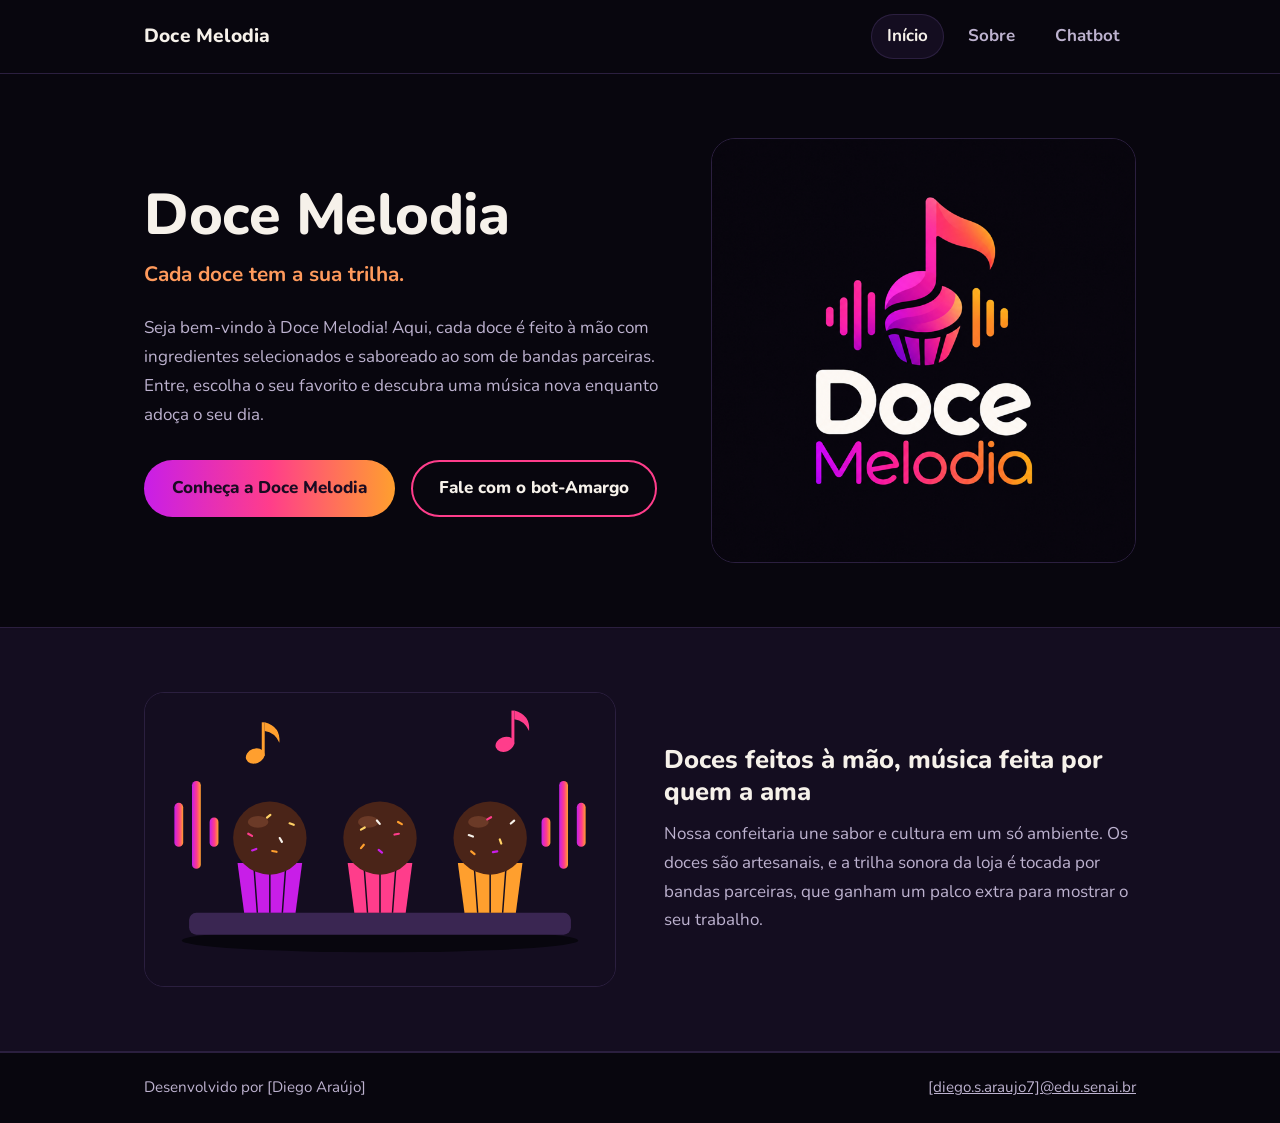
<file: index.html>
<!DOCTYPE html>
<html lang="pt-BR">
<head>
<meta charset="UTF-8">
<meta name="viewport" content="width=device-width, initial-scale=1">
<title>Doce Melodia | Confeitaria artesanal com trilha sonora</title>
<meta name="description" content="Doce Melodia: doces artesanais e música de bandas parceiras no mesmo lugar.">
<link rel="preconnect" href="https://fonts.googleapis.com">
<link rel="preconnect" href="https://fonts.gstatic.com" crossorigin>
<link href="https://fonts.googleapis.com/css2?family=Nunito:wght@400;700;800&display=swap" rel="stylesheet">
<link rel="stylesheet" href="style.css">
</head>
<body>
<header class="topbar">
  <div class="wrap">
    <a class="brand" href="index.html">Doce Melodia</a>
    <nav aria-label="Navegação principal">
      <ul>
        <li><a href="index.html" aria-current="page">Início</a></li>
        <li><a href="sobre.html">Sobre</a></li>
        <li><a href="htmlChatEmpresa.html">Chatbot</a></li>
      </ul>
    </nav>
  </div>
</header>

<main>
  <section class="wrap hero">
    <div>
      <h1>Doce Melodia</h1>
      <p class="slogan">Cada doce tem a sua trilha.</p>
      <p class="lead">Seja bem-vindo à Doce Melodia! Aqui, cada doce é feito à mão com ingredientes selecionados e saboreado ao som de bandas parceiras. Entre, escolha o seu favorito e descubra uma música nova enquanto adoça o seu dia.</p>
      <a class="btn" href="sobre.html">Conheça a Doce Melodia</a>
      <a class="btn-sec" href="htmlChatEmpresa.html">Fale com o bot-Amargo</a>
    </div>
    <div class="logo-card">
      <img src="logo.png" alt="Logotipo da Doce Melodia: um cupcake cuja haste forma uma nota musical, com barras de som nas laterais" width="700" height="700">
    </div>
  </section>

  <section class="band">
    <div class="wrap split">
      <img src="doces.svg" alt="Três brigadeiros artesanais em forminhas coloridas, com notas musicais ao fundo" width="640" height="400">
      <div>
        <h2>Doces feitos à mão, música feita por quem a ama</h2>
        <p>Nossa confeitaria une sabor e cultura em um só ambiente. Os doces são artesanais, e a trilha sonora da loja é tocada por bandas parceiras, que ganham um palco extra para mostrar o seu trabalho.</p>
      </div>
    </div>
  </section>
</main>

<footer>
  <div class="wrap">
    <span>Desenvolvido por [Diego Araújo]</span>
    <a href="mailto:[diego.s.araujo7]@edu.senai.br">[diego.s.araujo7]@edu.senai.br</a>
  </div>
</footer>
</body>
</html>
</file>
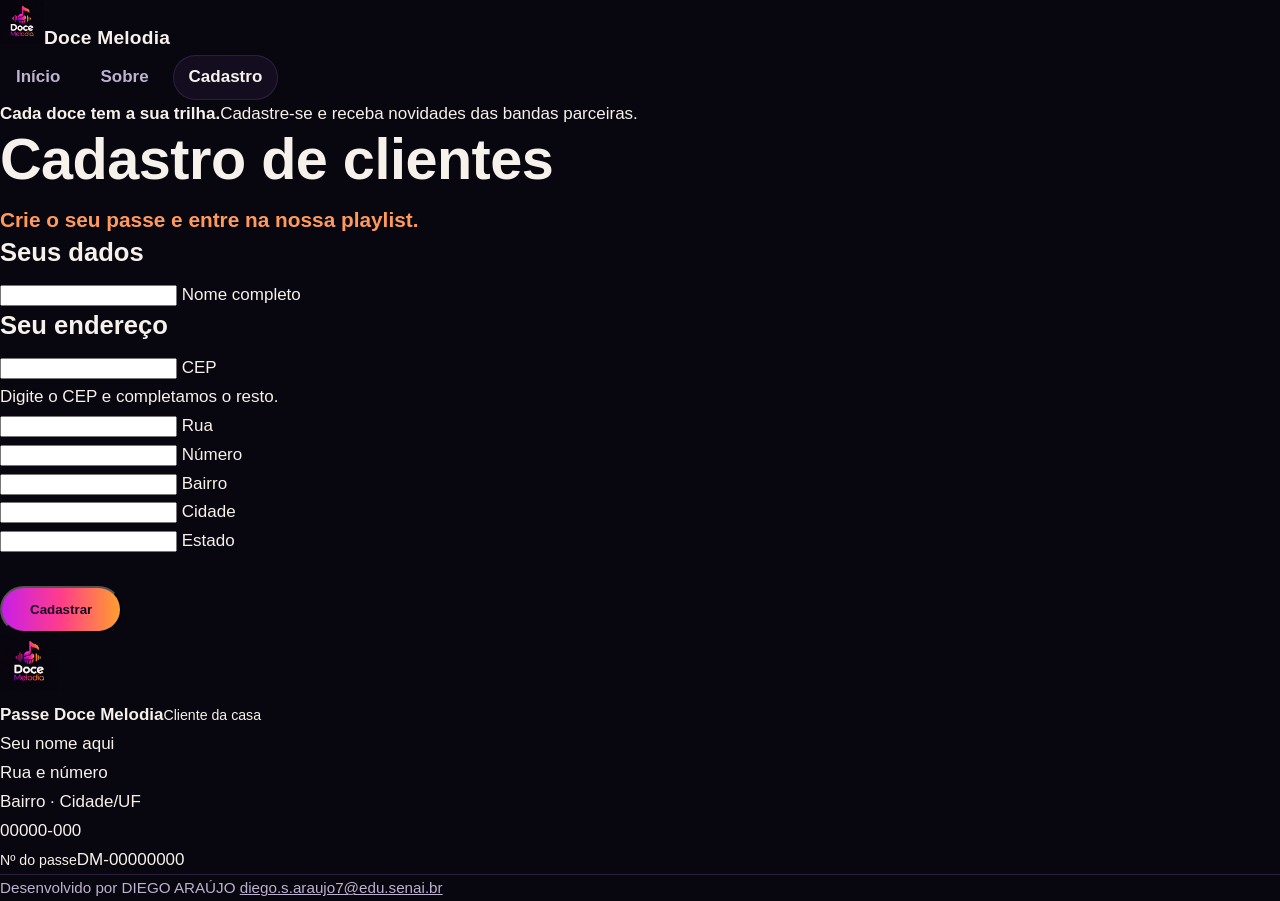
<file: cadastro.html>
<!DOCTYPE html>
<html lang="pt-BR">
<head>
    <meta charset="UTF-8">
    <meta name="viewport" content="width=device-width, initial-scale=1">
    <title>Cadastro | Doce Melodia</title>
    <meta name="description" content="Cadastre-se na Doce Melodia. O endereço é preenchido automaticamente a partir do CEP.">
    <link rel="preconnect" href="https://fonts.googleapis.com">
    <link rel="preconnect" href="https://fonts.gstatic.com" crossorigin>
    <link href="https://fonts.googleapis.com/css2?family=Inter:wght@400;600;700;800;900&display=swap" rel="stylesheet">
    <link rel="stylesheet" href="style.css">
</head>
<body>
    <aside class="side">
        <a class="brand" href="index.html"><img src="logo.png" alt="" width="44" height="44"><span>Doce Melodia</span></a>
        <nav aria-label="Navegação principal">
            <ul>
                <li><a href="index.html">Início</a></li>
                <li><a href="sobre.html">Sobre</a></li>
                <li><a href="cadastro.html" aria-current="page">Cadastro</a></li>
            </ul>
        </nav>
        <div class="tip"><strong>Cada doce tem a sua trilha.</strong>Cadastre-se e receba novidades das bandas parceiras.</div>
    </aside>
    <div class="panel">
        <main>
            <section class="reg">
                <div class="reg-top">
                    <h1>Cadastro de clientes</h1>
                    <p class="slogan">Crie o seu passe e entre na nossa playlist.</p>
                </div>
                <div class="reg-grid">
                    <form id="form" novalidate>
                        <h2 class="grp">Seus dados</h2>
                        <div class="f">
                            <input id="nome" name="nome" type="text" autocomplete="name" placeholder=" " required>
                            <label for="nome">Nome completo</label>
                        </div>
                        <h2 class="grp">Seu endereço</h2>
                        <div class="f s3" id="cep-box">
                            <input id="cep" name="cep" type="text" inputmode="numeric" autocomplete="postal-code" placeholder=" " maxlength="9" required>
                            <label for="cep">CEP</label>
                        </div>
                        <p class="hint" id="cep-hint" role="status" aria-live="polite">Digite o CEP e completamos o resto.</p>
                        <div class="f s4">
                            <input id="rua" name="rua" type="text" autocomplete="address-line1" placeholder=" " required>
                            <label for="rua">Rua</label>
                        </div>
                        <div class="f s2 n">
                            <input id="numero" name="numero" type="text" inputmode="numeric" placeholder=" " required>
                            <label for="numero">Número</label>
                        </div>
                        <div class="f s3">
                            <input id="bairro" name="bairro" type="text" placeholder=" " required>
                            <label for="bairro">Bairro</label>
                        </div>
                        <div class="f s3 c">
                            <input id="cidade" name="cidade" type="text" autocomplete="address-level2" placeholder=" " required>
                            <label for="cidade">Cidade</label>
                        </div>
                        <div class="f s2 u">
                            <input id="estado" name="estado" type="text" maxlength="2" autocomplete="address-level1" placeholder=" " required>
                            <label for="estado">Estado</label>
                        </div>
                        <button class="btn" type="submit">Cadastrar</button>
                        <div class="done" id="done" hidden role="status"></div>
                    </form>

                    <div class="pass" id="pass" aria-hidden="true">
                        <div class="pass-in">
                            <div class="pass-head">
                                <img src="logo.png" alt="" width="58" height="58">
                                <div><b>Passe Doce Melodia</b><small>Cliente da casa</small></div>
                                <div class="eq"><i></i><i></i><i></i><i></i><i></i></div>
                            </div>
                            <div class="pass-name" id="pv-nome">Seu nome aqui</div>
                            <div class="pass-line" id="pv-rua">Rua e número</div>
                            <div class="pass-line" id="pv-cidade">Bairro · Cidade/UF</div>
                            <div class="pass-line" id="pv-cep">00000-000</div>
                            <div class="cut"></div>
                            <div class="pass-foot">
                                <div class="bar"></div>
                                <div class="serial" id="pv-serial"><small>Nº do passe</small>DM-00000000</div>
                            </div>
                        </div>
                    </div>
                </div>
            </section>
        </main>
    <footer>
        <span>Desenvolvido por DIEGO ARAÚJO</span>
        <a href="mailto:diego.s.araujo7@edu.senai.br">diego.s.araujo7@edu.senai.br</a>
    </footer>
    </div>
<script>
const $ = id => document.getElementById(id);
const cep = $('cep'), hint = $('cep-hint'), box = $('cep-box'), pass = $('pass');
const DICA = 'Digite o CEP e completamos o resto.';
const setHint = (t, c = '') => { hint.textContent = t; hint.className = 'hint ' + c; };

function preview() {
    const rua = $('rua').value.trim(), num = $('numero').value.trim();
    const b = $('bairro').value.trim(), c = $('cidade').value.trim(), u = $('estado').value.trim();
    $('pv-nome').textContent = $('nome').value.trim() || 'Seu nome aqui';
    $('pv-rua').textContent = rua ? rua + (num ? ', ' + num : '') : 'Rua e número';
    $('pv-cidade').textContent = [b, c && u ? c + '/' + u : c || u].filter(Boolean).join(' · ') || 'Bairro · Cidade/UF';
    $('pv-cep').textContent = cep.value || '00000-000';
    $('pv-serial').innerHTML = '<small>Nº do passe</small>';
    $('pv-serial').append('DM-' + (cep.value.replace(/\D/g, '') || '00000000'));
}
document.querySelectorAll('#form input').forEach(i => i.addEventListener('input', () => { i.parentElement.classList.remove('bad'); preview(); }));

cep.addEventListener('input', () => {
    const v = cep.value.replace(/\D/g, '').slice(0, 8);
    cep.value = v.length > 5 ? v.slice(0, 5) + '-' + v.slice(5) : v;
    preview();
    if (v.length === 8) buscarCep(v); else setHint(DICA);
});

async function buscarCep(v) {
    setHint('Buscando endereço...'); box.classList.add('load');
    try {
        const r = await fetch(`https://viacep.com.br/ws/${v}/json/`);
        if (!r.ok) throw new Error();
        const d = await r.json();
        if (d.erro) { setHint('CEP não encontrado. Confira os números ou preencha o endereço.', 'err'); return; }
        const campos = { rua: d.logradouro, bairro: d.bairro, cidade: d.localidade, estado: d.uf };
        for (const [id, val] of Object.entries(campos)) {
            const el = $(id); el.value = val || '';
            el.classList.remove('flash'); void el.offsetWidth; el.classList.add('flash');
        }
        setHint('Endereço preenchido. Falta só o número.', 'ok');
        preview();
        pass.classList.remove('play'); void pass.offsetWidth; pass.classList.add('play');
        $('numero').focus();
    } catch {
        setHint('Não foi possível consultar o CEP agora. Preencha o endereço.', 'err');
    } finally { box.classList.remove('load'); }
}

$('estado').addEventListener('input', e => { e.target.value = e.target.value.toUpperCase().replace(/[^A-Z]/g, ''); preview(); });

$('form').addEventListener('submit', e => {
    e.preventDefault();
    const done = $('done'); done.hidden = false;
    const ids = ['nome', 'cep', 'rua', 'numero', 'bairro', 'cidade', 'estado'];
    const faltando = ids.filter(id => !$(id).value.trim());
    ids.forEach(id => $(id).parentElement.classList.toggle('bad', faltando.includes(id)));
    if (faltando.length) {
        $(faltando[0]).focus();
        done.style.borderColor = '#ff7a9c';
        done.innerHTML = '<h2>Faltam dados</h2><p>Preencha os campos marcados para concluir o cadastro.</p>';
        return;
    }
    done.style.borderColor = '';
    const nome = $('nome').value.trim().split(' ')[0];
    const end = `${$('rua').value}, ${$('numero').value} - ${$('bairro').value}, ${$('cidade').value}/${$('estado').value}`;
    done.innerHTML = '<h2>Cadastro concluído!</h2><p></p>';
    done.querySelector('p').textContent = `${nome}, recebemos seus dados. Endereço: ${end}.`;
    e.target.reset(); setHint(DICA); preview();
});
</script>
</body>
</html>
</file>
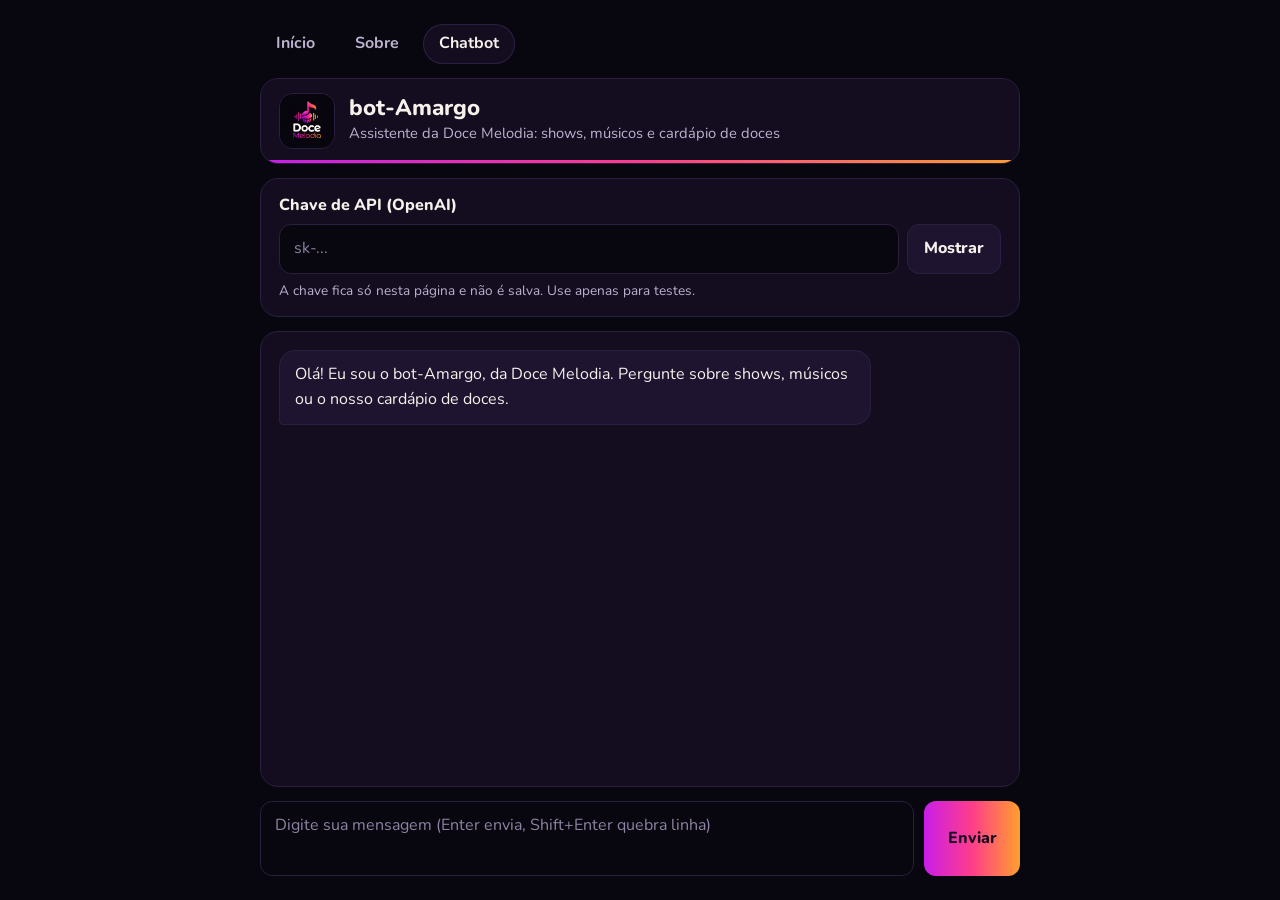
<file: htmlChatEmpresa.html>
<!DOCTYPE html>
<html lang="pt-BR">

<head>
    <meta charset="UTF-8">
    <meta name="viewport" content="width=device-width, initial-scale=1">
    <title>bot-Amargo | Doce Melodia</title>
    <link rel="preconnect" href="https://fonts.googleapis.com">
    <link rel="preconnect" href="https://fonts.gstatic.com" crossorigin>
    <link href="https://fonts.googleapis.com/css2?family=Nunito:wght@400;700;800&display=swap" rel="stylesheet">
    <link rel="stylesheet" href="styleChatBotEmpresa.css">
</head>

<body>
    <main class="chat">
        <nav class="site-nav" aria-label="Navegação do site">
            <a href="index.html">Início</a>
            <a href="sobre.html">Sobre</a>
            <a href="htmlChatEmpresa.html" aria-current="page">Chatbot</a>
        </nav>
        <header class="chat-header">
            <img class="chat-logo" src="logo.png" alt="Logotipo da Doce Melodia" width="56" height="56"
                onerror="this.style.display='none'">
            <div>
                <h1>bot-Amargo</h1>
                <p>Assistente da Doce Melodia: shows, músicos e cardápio de doces</p>
            </div>
        </header>

        <section class="key-box" aria-label="Chave de API">
            <label for="apiKey">Chave de API (OpenAI)</label>
            <div class="key-row">
                <input id="apiKey" type="password" placeholder="sk-..." autocomplete="off" spellcheck="false">
                <button id="toggleKey" type="button" class="ghost" aria-pressed="false">Mostrar</button>
            </div>
            <small>A chave fica só nesta página e não é salva. Use apenas para testes.</small>
        </section>

        <section id="messages" class="messages" role="log" aria-live="polite" aria-label="Conversa"></section>

        <div class="composer">
            <label for="userMessage" class="sr-only">Mensagem</label>
            <textarea id="userMessage" rows="2"
                placeholder="Digite sua mensagem (Enter envia, Shift+Enter quebra linha)"></textarea>
            <button id="sendBtn" type="button">Enviar</button>
        </div>
    </main>
    <script src="scriptChatEmpresa.js"></script>
</body>

</html>
</file>
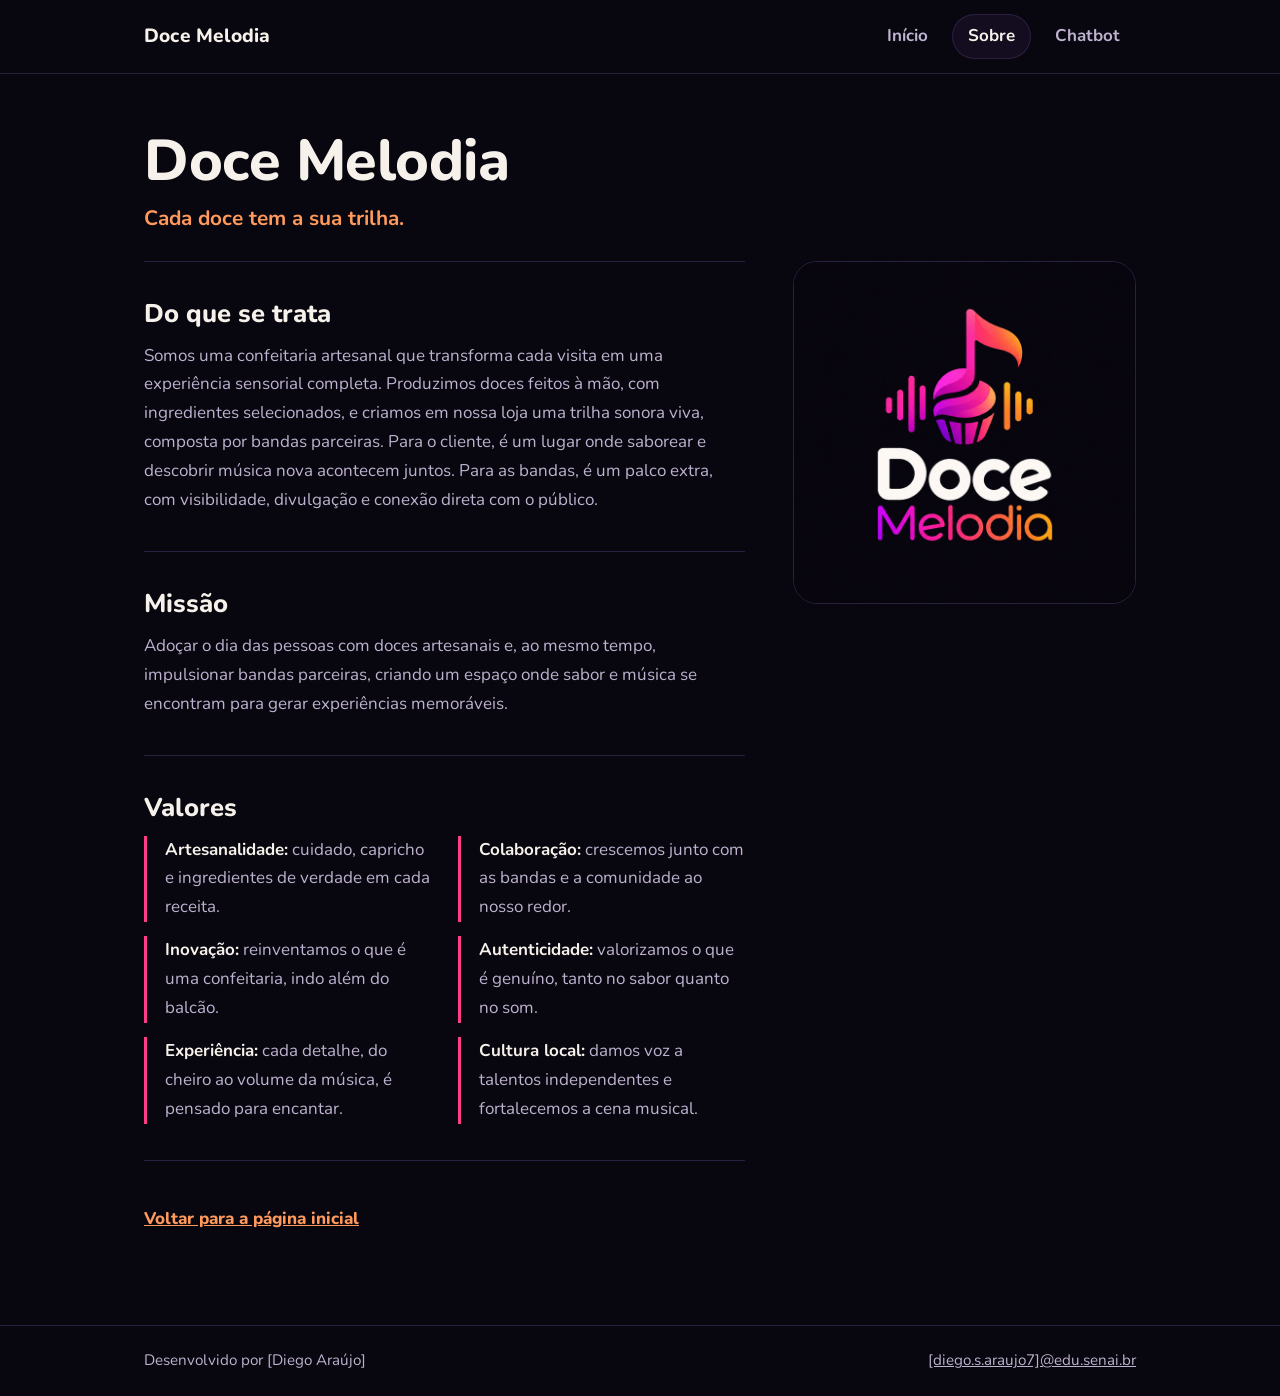
<file: sobre.html>
<!DOCTYPE html>
<html lang="pt-BR">
<head>
<meta charset="UTF-8">
<meta name="viewport" content="width=device-width, initial-scale=1">
<title>Sobre | Doce Melodia</title>
<meta name="description" content="Conheça a Doce Melodia: o que fazemos, nossa missão e nossos valores.">
<link rel="preconnect" href="https://fonts.googleapis.com">
<link rel="preconnect" href="https://fonts.gstatic.com" crossorigin>
<link href="https://fonts.googleapis.com/css2?family=Nunito:wght@400;700;800&display=swap" rel="stylesheet">
<link rel="stylesheet" href="style.css">
</head>
<body>
<header class="topbar">
  <div class="wrap">
    <a class="brand" href="index.html">Doce Melodia</a>
    <nav aria-label="Navegação principal">
      <ul>
        <li><a href="index.html">Início</a></li>
        <li><a href="sobre.html" aria-current="page">Sobre</a></li>
        <li><a href="htmlChatEmpresa.html">Chatbot</a></li>
      </ul>
    </nav>
  </div>
</header>

<main>
  <div class="wrap">
    <div class="page-head">
      <h1>Doce Melodia</h1>
      <p class="slogan">Cada doce tem a sua trilha.</p>
    </div>

    <div class="about">
      <div>
        <section class="section">
          <h2>Do que se trata</h2>
          <p>Somos uma confeitaria artesanal que transforma cada visita em uma experiência sensorial completa. Produzimos doces feitos à mão, com ingredientes selecionados, e criamos em nossa loja uma trilha sonora viva, composta por bandas parceiras. Para o cliente, é um lugar onde saborear e descobrir música nova acontecem juntos. Para as bandas, é um palco extra, com visibilidade, divulgação e conexão direta com o público.</p>
        </section>

        <section class="section">
          <h2>Missão</h2>
          <p>Adoçar o dia das pessoas com doces artesanais e, ao mesmo tempo, impulsionar bandas parceiras, criando um espaço onde sabor e música se encontram para gerar experiências memoráveis.</p>
        </section>

        <section class="section">
          <h2>Valores</h2>
          <ul class="values">
            <li><strong>Artesanalidade:</strong> cuidado, capricho e ingredientes de verdade em cada receita.</li>
            <li><strong>Colaboração:</strong> crescemos junto com as bandas e a comunidade ao nosso redor.</li>
            <li><strong>Inovação:</strong> reinventamos o que é uma confeitaria, indo além do balcão.</li>
            <li><strong>Autenticidade:</strong> valorizamos o que é genuíno, tanto no sabor quanto no som.</li>
            <li><strong>Experiência:</strong> cada detalhe, do cheiro ao volume da música, é pensado para encantar.</li>
            <li><strong>Cultura local:</strong> damos voz a talentos independentes e fortalecemos a cena musical.</li>
          </ul>
        </section>

        <section class="section">
          <a class="back" href="index.html">Voltar para a página inicial</a>
        </section>
      </div>

      <aside class="aside">
        <img src="logo.png" alt="Logotipo da Doce Melodia: um cupcake cuja haste forma uma nota musical" width="700" height="700">
      </aside>
    </div>
  </div>
</main>

<footer>
  <div class="wrap">
    <span>Desenvolvido por [Diego Araújo]</span>
    <a href="mailto:[diego.s.araujo7]@edu.senai.br">[diego.s.araujo7]@edu.senai.br</a>
  </div>
</footer>
</body>
</html>
</file>
<file: style.css>
:root {
    --bg: #08060E;
    --surface: #140D20;
    --line: #2B1F3F;
    --text: #F6F1EA;
    --muted: #BDB2CF;
    --accent: #FF9A5C;
    --grad: linear-gradient(90deg, #C81EE8, #FF3D8B, #FF9F2E);
    --max: 1040px
}

* {
    box-sizing: border-box;
    margin: 0
}

html {
    scroll-behavior: smooth
}

body {
    background: var(--bg);
    color: var(--text);
    font-family: "Nunito", "Segoe UI", Arial, sans-serif;
    font-size: 1.0625rem;
    line-height: 1.7;
    min-height: 100vh;
    display: flex;
    flex-direction: column
}

a {
    color: inherit
}

:focus-visible {
    outline: 3px solid #FF9F2E;
    outline-offset: 3px;
    border-radius: 6px
}

.wrap {
    width: 100%;
    max-width: var(--max);
    margin-inline: auto;
    padding-inline: 24px
}

.topbar {
    border-bottom: 1px solid var(--line)
}

.topbar .wrap {
    display: flex;
    align-items: center;
    justify-content: space-between;
    gap: 16px;
    padding-block: 14px
}

.brand {
    font-weight: 800;
    font-size: 1.2rem;
    text-decoration: none;
    letter-spacing: .2px
}

nav ul {
    list-style: none;
    padding: 0;
    display: flex;
    gap: 8px
}

nav a {
    display: block;
    padding: 8px 16px;
    border-radius: 999px;
    text-decoration: none;
    color: var(--muted);
    font-weight: 700
}

nav a:hover {
    color: var(--text);
    background: var(--surface)
}

nav a[aria-current="page"] {
    color: var(--text);
    background: var(--surface);
    box-shadow: inset 0 0 0 1px var(--line)
}

main {
    flex: 1
}

.hero {
    display: grid;
    grid-template-columns: 1.1fr .9fr;
    gap: 48px;
    align-items: center;
    padding-block: 64px
}

h1 {
    font-size: clamp(2.4rem, 5vw, 3.6rem);
    line-height: 1.1;
    font-weight: 800;
    letter-spacing: -.5px
}

h2 {
    font-size: 1.6rem;
    line-height: 1.25;
    font-weight: 800;
    margin-bottom: 12px
}

.slogan {
    color: var(--accent);
    font-size: 1.3rem;
    font-weight: 700;
    margin-top: 10px
}

.lead {
    color: var(--muted);
    margin-top: 22px;
    max-width: 56ch
}

.btn {
    display: inline-block;
    margin-top: 30px;
    padding: 14px 28px;
    border-radius: 999px;
    background: var(--grad);
    color: #1A0B22;
    font-weight: 800;
    text-decoration: none
}

.btn:hover {
    filter: brightness(1.08)
}

.logo-card {
    border-radius: 24px;
    overflow: hidden;
    border: 1px solid var(--line);
    background: var(--bg)
}

.logo-card img {
    display: block;
    width: 100%;
    height: auto
}

.band {
    background: var(--surface);
    border-block: 1px solid var(--line)
}

.split {
    display: grid;
    grid-template-columns: 1fr 1fr;
    gap: 48px;
    align-items: center;
    padding-block: 64px
}

.split img {
    display: block;
    width: 100%;
    height: auto;
    border-radius: 20px;
    border: 1px solid var(--line)
}

.split p {
    color: var(--muted);
    max-width: 52ch
}

.page-head {
    padding-block: 56px 24px
}

.page-head .slogan {
    margin-top: 8px
}

.section {
    padding-block: 36px;
    border-top: 1px solid var(--line)
}

.section p {
    color: var(--muted);
    max-width: 68ch
}

.about {
    display: grid;
    grid-template-columns: 1.4fr .8fr;
    gap: 48px;
    align-items: start;
    padding-bottom: 56px
}

.values {
    list-style: none;
    padding: 0;
    display: grid;
    grid-template-columns: 1fr 1fr;
    gap: 14px 28px;
    max-width: 760px
}

.values li {
    padding-left: 18px;
    border-left: 3px solid #FF3D8B;
    color: var(--muted)
}

.values strong {
    color: var(--text)
}

.aside img {
    display: block;
    width: 100%;
    height: auto;
    border-radius: 24px;
    border: 1px solid var(--line);
    position: sticky;
    top: 24px
}

.back {
    display: inline-block;
    margin-top: 8px;
    color: var(--accent);
    font-weight: 800
}

footer {
    border-top: 1px solid var(--line);
    color: var(--muted);
    font-size: .95rem
}

footer .wrap {
    padding-block: 22px;
    display: flex;
    flex-wrap: wrap;
    gap: 6px 24px;
    justify-content: space-between
}

@media (max-width:820px) {

    .hero,
    .split,
    .about {
        grid-template-columns: 1fr;
        gap: 32px;
        padding-block: 40px
    }

    .values {
        grid-template-columns: 1fr
    }

    .aside img {
        position: static;
        max-width: 380px
    }

    .hero .logo-card {
        max-width: 420px
    }
}

.btn-sec {
    display: inline-block;
    margin: 30px 0 0 12px;
    padding: 12px 26px;
    border-radius: 999px;
    border: 2px solid #FF3D8B;
    color: var(--text);
    font-weight: 800;
    text-decoration: none
}

.btn-sec:hover {
    background: var(--surface)
}
</file>
<file: styleChatBotEmpresa.css>
:root {
    --bg: #08060E;
    --surface: #140D20;
    --surface-2: #1E1430;
    --line: #2B1F3F;
    --text: #F6F1EA;
    --muted: #BDB2CF;
    --accent: #FF9A5C;
    --grad: linear-gradient(90deg, #C81EE8, #FF3D8B, #FF9F2E)
}

* {
    box-sizing: border-box;
    margin: 0
}

body {
    background: var(--bg);
    color: var(--text);
    font-family: "Nunito", "Segoe UI", Arial, sans-serif;
    font-size: 1rem;
    line-height: 1.6;
    min-height: 100vh;
    display: flex;
    justify-content: center;
    padding: 24px 16px
}

:focus-visible {
    outline: 3px solid #FF9F2E;
    outline-offset: 2px
}

.sr-only {
    position: absolute;
    width: 1px;
    height: 1px;
    overflow: hidden;
    clip: rect(0 0 0 0);
    white-space: nowrap
}

.chat {
    width: 100%;
    max-width: 760px;
    display: flex;
    flex-direction: column;
    gap: 14px;
    height: calc(100vh - 48px);
    min-height: 560px
}

.site-nav {
    display: flex;
    gap: 8px
}

.site-nav a {
    padding: 7px 16px;
    border-radius: 999px;
    text-decoration: none;
    color: var(--muted);
    font-weight: 700
}

.site-nav a:hover {
    color: var(--text);
    background: var(--surface)
}

.site-nav a[aria-current="page"] {
    color: var(--text);
    background: var(--surface);
    box-shadow: inset 0 0 0 1px var(--line)
}

.chat-header {
    display: flex;
    align-items: center;
    gap: 14px;
    padding: 14px 18px;
    background: var(--surface);
    border: 1px solid var(--line);
    border-radius: 18px;
    position: relative;
    overflow: hidden
}

.chat-header::after {
    content: "";
    position: absolute;
    left: 0;
    right: 0;
    bottom: 0;
    height: 3px;
    background: var(--grad)
}

.chat-logo {
    width: 56px;
    height: 56px;
    border-radius: 14px;
    border: 1px solid var(--line)
}

h1 {
    font-size: 1.4rem;
    font-weight: 800;
    line-height: 1.2
}

.chat-header p {
    color: var(--muted);
    font-size: .92rem
}

.key-box {
    background: var(--surface);
    border: 1px solid var(--line);
    border-radius: 18px;
    padding: 14px 18px
}

.key-box label {
    display: block;
    font-weight: 800;
    margin-bottom: 6px
}

.key-row {
    display: flex;
    gap: 8px
}

.key-box small {
    display: block;
    margin-top: 6px;
    color: var(--muted);
    font-size: .85rem
}

input,
textarea {
    width: 100%;
    background: var(--bg);
    color: var(--text);
    border: 1px solid var(--line);
    border-radius: 12px;
    padding: 11px 14px;
    font: inherit
}

input::placeholder,
textarea::placeholder {
    color: #8F83A3
}

input:focus,
textarea:focus {
    border-color: #FF3D8B
}

textarea {
    resize: none
}

button {
    font: inherit;
    font-weight: 800;
    border: 0;
    border-radius: 12px;
    padding: 0 22px;
    cursor: pointer;
    background: var(--grad);
    color: #1A0B22
}

button:hover {
    filter: brightness(1.08)
}

button:disabled {
    opacity: .55;
    cursor: not-allowed;
    filter: none
}

button.ghost {
    background: var(--surface-2);
    color: var(--text);
    border: 1px solid var(--line);
    padding: 0 16px;
    white-space: nowrap
}

.messages {
    flex: 1;
    overflow-y: auto;
    display: flex;
    flex-direction: column;
    gap: 12px;
    padding: 18px;
    background: var(--surface);
    border: 1px solid var(--line);
    border-radius: 18px
}

.msg {
    max-width: 82%;
    padding: 11px 15px;
    border-radius: 16px;
    white-space: pre-wrap;
    overflow-wrap: anywhere
}

.msg.bot {
    align-self: flex-start;
    background: var(--surface-2);
    border: 1px solid var(--line);
    border-bottom-left-radius: 4px
}

.msg.user {
    align-self: flex-end;
    background: var(--grad);
    color: #1A0B22;
    font-weight: 700;
    border-bottom-right-radius: 4px
}

.msg.error {
    align-self: flex-start;
    background: #2A1020;
    border: 1px solid #FF3D8B;
    color: #FFD6E6;
    border-bottom-left-radius: 4px
}

.msg.typing {
    color: var(--muted);
    font-style: italic
}

.composer {
    display: flex;
    gap: 10px;
    align-items: stretch
}

.composer button {
    min-width: 96px
}

@media (max-width:520px) {
    .msg {
        max-width: 92%
    }

    .chat-header p {
        font-size: .85rem
    }
}
</file>
